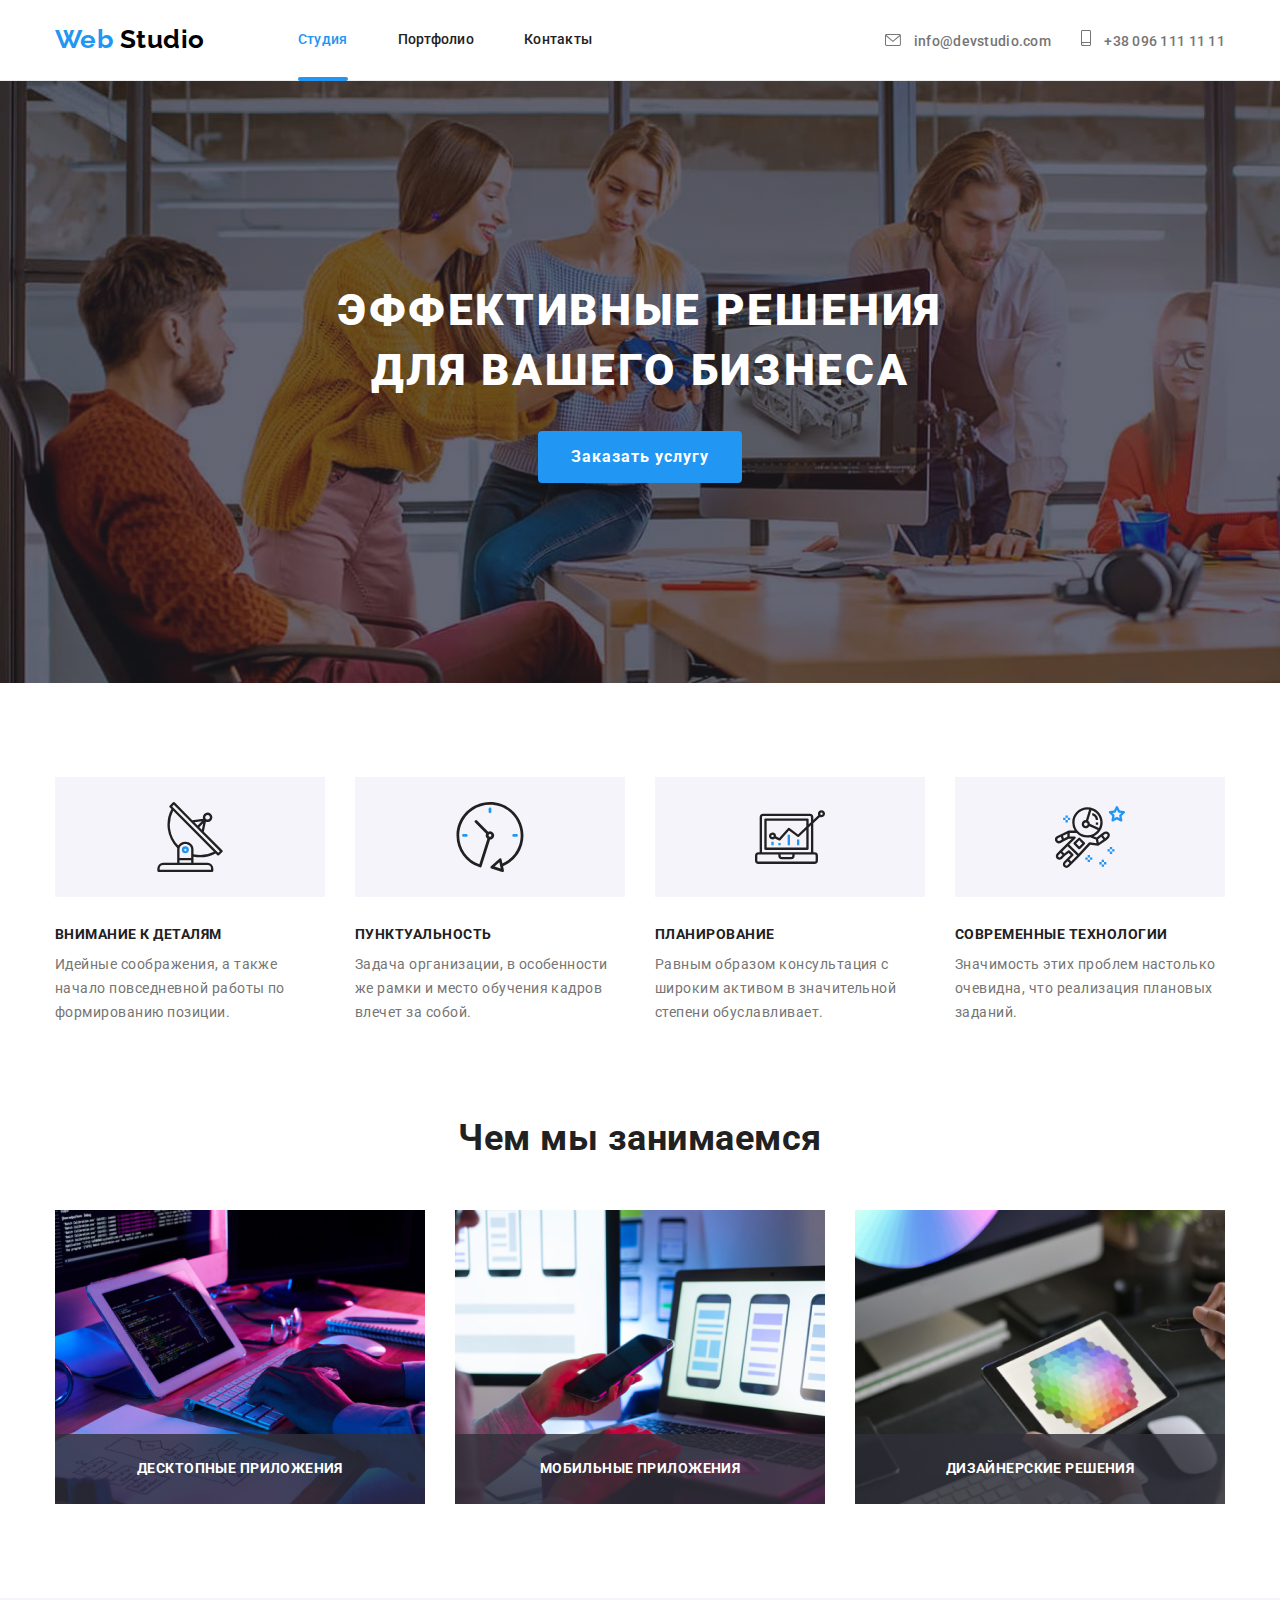
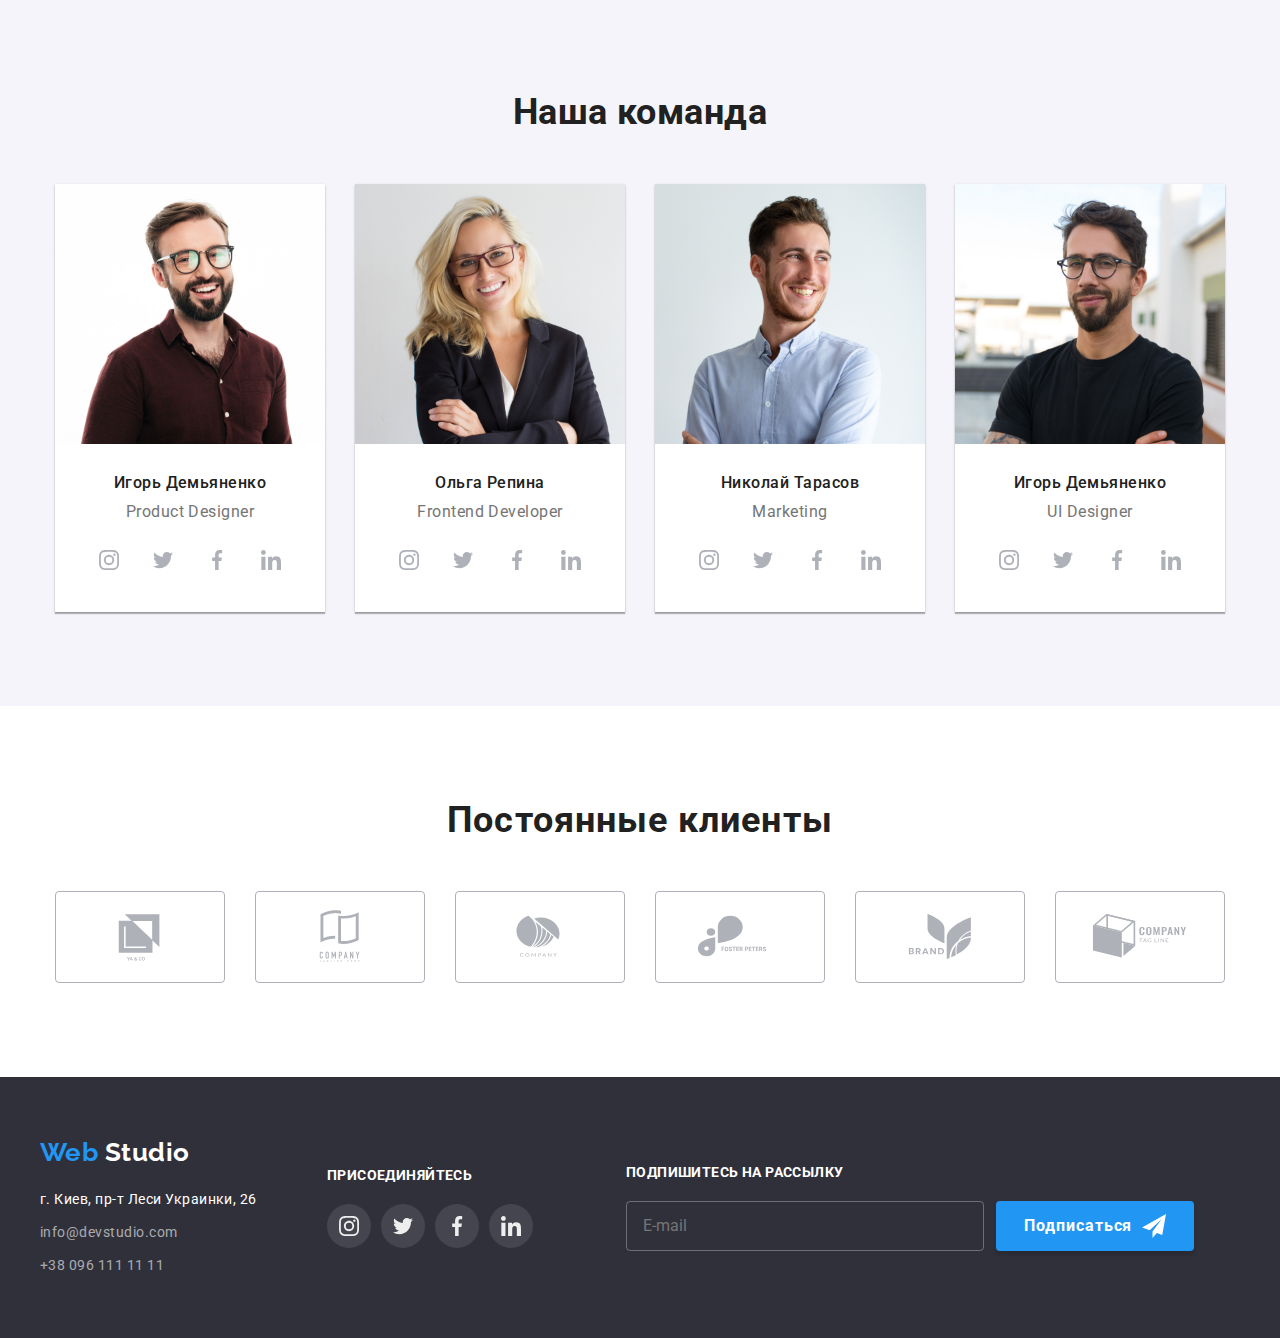
<file: index.html>
<!DOCTYPE html>
<html lang="ru">
  <head>
    <meta charset="UTF-8" />
    <meta http-equiv="X-UA-Compatible" content="IE=edge" />
    <meta name="viewport" content="width=device-width, initial-scale=1.0" />
    <title>WebStudio</title>
    <link
      href="https://fonts.googleapis.com/css2?family=Raleway:wght@700&family=Roboto:wght@400;500;700;900&display=swap"
      rel="stylesheet"
    />
    <link
      rel="stylesheet"
      href="https://cdnjs.cloudflare.com/ajax/libs/modern-normalize/1.1.0/modern-normalize.min.css"
    />
    <!-- <link rel="stylesheet" href="./css/styles.css" /> -->
    <link rel="stylesheet" href="./css/main.min.css"/>
  </head>
  <body>
    <!--  Шапка страницы -->
    <header class="header">
      <div class="container main-nav">
        <a href="./index.html" class="logo link">
          Web <span class="accent link">Studio</span></a
        >

        <!-- Навигация -->
        <nav>
          <ul class="site-nav">
            <li class="item">
              <a href="./index.html" class="link current">Студия</a>
            </li>
            <li class="item">
              <a href="./portfolio.html" class="link">Портфолио</a>
            </li>
            <li class="item"><a href="" class="link item">Контакты</a></li>
          </ul>
        </nav>

        <!-- Контактные данные -->
        <ul class="auth-nav">
          <li class="item">
            <a href="mailto:info@devstudio.com" class="auth-nav-link link">
              <svg class="auth-icon" width="16px" height="12px">
                <use href="./images/symbol-img.svg#icon-envelope"></use>
              </svg>
              info@devstudio.com
            </a>
          </li>
          <li class="item">
            <a href="tel:+380961111111" class="auth-nav-link link">
              <svg class="auth-icon" width="10" height="16">
                <use href="./images/symbol-img.svg#icon-smartphone"></use>
              </svg>
              +38 096 111 11 11
            </a>
          </li>
        </ul>
      </div>
    </header>

    <main>
      <!-- Заголовок -->
      <section class="hero">
        <div class="container">
          <h1 class="hero-title">Эффективные решения для вашего бизнеса</h1>
        </div>
        <!-- Кнопка заказа услуги -->
        <div class="btn-hero containet">
          <button type="button" class="hero-button" data-modal-open>
            Заказать услугу
          </button>
        </div>
      </section>

      <!-- Наши преимущества (заголовок секции был скрыт при оформлении в css) -->
      <section class="section-benefits">
        <div class="container">
          <h2 class="section-title visually-hidden">Наши преимущества</h2>
          <ul class="benefits-conteiner">
            <li class="benefits-item">
              <div class="sectio-icon-benefits">
                <svg class="benefits-icon" width="70" height="70">
                  <use href="./images/symbol-img.svg#icon-antenna-1"></use>
                </svg>
              </div>
              <h3 class="benefits-title">Внимание к деталям</h3>
              <p class="text">
                Идейные соображения, а также начало повседневной работы по
                формированию позиции.
              </p>
            </li>
            <li class="benefits-item">
              <div class="sectio-icon-benefits">
                <svg class="benefits-icon" width="70" height="70">
                  <use href="./images/symbol-img.svg#icon-clock-1"></use>
                </svg>
              </div>
              <h3 class="benefits-title">Пунктуальность</h3>
              <p class="text">
                Задача организации, в особенности же рамки и место обучения
                кадров влечет за собой.
              </p>
            </li>
            <li class="benefits-item">
              <div class="sectio-icon-benefits">
                <svg class="benefits-icon" width="70" height="70">
                  <use href="./images/symbol-img.svg#icon-diagram-1"></use>
                </svg>
              </div>
              <h3 class="benefits-title">Планирование</h3>
              <p class="text">
                Равным образом консультация с широким активом в значительной
                степени обуславливает.
              </p>
            </li>
            <li class="benefits-item">
              <div class="sectio-icon-benefits">
                <svg class="benefits-icon" width="70" height="70">
                  <use href="./images/symbol-img.svg#icon-astronaut-1"></use>
                </svg>
              </div>
              <h3 class="benefits-title">Современные технологии</h3>
              <p class="text">
                Значимость этих проблем настолько очевидна, что реализация
                плановых заданий.
              </p>
            </li>
          </ul>
        </div>
      </section>

      <!-- Чем мы занимаемся -->
      <section class="section-making">
        <div class="container">
          <h2 class="making-title">Чем мы занимаемся</h2>
          <ul class="container-making">
            <li class="making-item">
              <div class="making-top-wrap">
                <a class="making-link link" href="">
                  <img
                    src="images/img.jpg"
                    alt="Фото процесса вёрстки"
                    width="370"
                  />
                </a>
                <p class="making-text">Десктопные приложения</p>
              </div>
            </li>
            <li class="making-item">
              <div class="making-top-wrap">
                <a class="making-link link" href="">
                  <img
                    src="images/boxone.jpg"
                    alt="Фото процесса выбора дизайна"
                    width="370"
                  />
                </a>
                <p class="making-text">Мобильные приложения</p>
              </div>
            </li>
            <li class="making-item">
              <div class="making-top-wrap">
                <a class="making-link link" href="">
                  <img
                    src="images/boxtwo.jpg"
                    alt="Фото процесса выбора цветовой гаммы"
                    width="370"
                  />
                </a>
                <p class="making-text">Дизайнерские решения</p>
              </div>
            </li>
          </ul>
        </div>
      </section>

      <!-- Наша команда -->
      <section class="section-team">
        <div class="container">
          <h2 class="team-title">Наша команда</h2>
          <ul class="conteiner-team">
            <li class="team-link">
              <img src="images/imgone.jpg" alt="Игорь Демьяненко" width="270" />
              <div class="team-item">
                <h3 class="personal-title">Игорь Демьяненко</h3>
                <p class="personal-text">Product Designer</p>
                <ul class="personal-soc list">
                  <li class="personal-soc-item">
                    <a href="" class="personal-soc-link link">
                      <svg class="icon-soc" width="20" height="20">
                        <use
                          href="./images/symbol-img.svg#icon-instagram-2"
                        ></use>
                      </svg>
                    </a>
                  </li>
                  <li class="personal-soc-item">
                    <a href="" class="personal-soc-link link">
                      <svg class="icon-soc" width="20" height="20">
                        <use
                          href="./images/symbol-img.svg#icon-twitter-1"
                        ></use>
                      </svg>
                    </a>
                  </li>
                  <li class="personal-soc-item">
                    <a href="" class="personal-soc-link link">
                      <svg class="icon-soc" width="20" height="20">
                        <use
                          href="./images/symbol-img.svg#icon-facebook-1"
                        ></use>
                      </svg>
                    </a>
                  </li>
                  <li class="personal-soc-item">
                    <a href="" class="personal-soc-link link">
                      <svg class="icon-soc" width="20" height="20">
                        <use
                          href="./images/symbol-img.svg#icon-linkedin-1"
                        ></use>
                      </svg>
                    </a>
                  </li>
                </ul>
              </div>
            </li>
            <li class="team-link">
              <img src="images/imgtwo.jpg" alt="Ольга Репина" width="270" />
              <div class="team-item">
                <h3 class="personal-title">Ольга Репина</h3>
                <p class="personal-text">Frontend Developer</p>
                <ul class="personal-soc list">
                  <li class="personal-soc-item">
                    <a href="" class="personal-soc-link link">
                      <svg class="icon-soc" width="20" height="20">
                        <use
                          href="./images/symbol-img.svg#icon-instagram-2"
                        ></use>
                      </svg>
                    </a>
                  </li>
                  <li class="personal-soc-item">
                    <a href="" class="personal-soc-link link">
                      <svg class="icon-soc" width="20" height="20">
                        <use
                          href="./images/symbol-img.svg#icon-twitter-1"
                        ></use>
                      </svg>
                    </a>
                  </li>
                  <li class="personal-soc-item">
                    <a href="" class="personal-soc-link link">
                      <svg class="icon-soc" width="20" height="20">
                        <use
                          href="./images/symbol-img.svg#icon-facebook-1"
                        ></use>
                      </svg>
                    </a>
                  </li>
                  <li class="personal-soc-item">
                    <a href="" class="personal-soc-link link">
                      <svg class="icon-soc" width="20" height="20">
                        <use
                          href="./images/symbol-img.svg#icon-linkedin-1"
                        ></use>
                      </svg>
                    </a>
                  </li>
                </ul>
              </div>
            </li>
            <li class="team-link">
              <img
                src="images/imgthree.jpg"
                alt="Николай Тарасов"
                width="270"
              />
              <div class="team-item">
                <h3 class="personal-title">Николай Тарасов</h3>
                <p class="personal-text">Marketing</p>
                <ul class="personal-soc list">
                  <li class="personal-soc-item">
                    <a href="" class="personal-soc-link link">
                      <svg class="icon-soc" width="20" height="20">
                        <use
                          href="./images/symbol-img.svg#icon-instagram-2"
                        ></use>
                      </svg>
                    </a>
                  </li>
                  <li class="personal-soc-item">
                    <a href="" class="personal-soc-link link">
                      <svg class="icon-soc" width="20" height="20">
                        <use
                          href="./images/symbol-img.svg#icon-twitter-1"
                        ></use>
                      </svg>
                    </a>
                  </li>
                  <li class="personal-soc-item">
                    <a href="" class="personal-soc-link link">
                      <svg class="icon-soc" width="20" height="20">
                        <use
                          href="./images/symbol-img.svg#icon-facebook-1"
                        ></use>
                      </svg>
                    </a>
                  </li>
                  <li class="personal-soc-item">
                    <a href="" class="personal-soc-link link">
                      <svg class="icon-soc" width="20" height="20">
                        <use
                          href="./images/symbol-img.svg#icon-linkedin-1"
                        ></use>
                      </svg>
                    </a>
                  </li>
                </ul>
              </div>
            </li>
            <li class="team-link">
              <img src="images/imgfour.jpg" alt="Михаил Ермаков" width="270" />
              <div class="team-item">
                <h3 class="personal-title">Игорь Демьяненко</h3>
                <p class="personal-text">UI Designer</p>
                <ul class="personal-soc list">
                  <li class="personal-soc-item">
                    <a href="" class="personal-soc-link link">
                      <svg class="icon-soc" width="20" height="20">
                        <use
                          href="./images/symbol-img.svg#icon-instagram-2"
                        ></use>
                      </svg>
                    </a>
                  </li>
                  <li class="personal-soc-item">
                    <a href="" class="personal-soc-link link">
                      <svg class="icon-soc" width="20" height="20">
                        <use
                          href="./images/symbol-img.svg#icon-twitter-1"
                        ></use>
                      </svg>
                    </a>
                  </li>
                  <li class="personal-soc-item">
                    <a href="" class="personal-soc-link link">
                      <svg class="icon-soc" width="20" height="20">
                        <use
                          href="./images/symbol-img.svg#icon-facebook-1"
                        ></use>
                      </svg>
                    </a>
                  </li>
                  <li class="personal-soc-item">
                    <a href="" class="personal-soc-link link">
                      <svg class="icon-soc" width="20" height="20">
                        <use
                          href="./images/symbol-img.svg#icon-linkedin-1"
                        ></use>
                      </svg>
                    </a>
                  </li>
                </ul>
              </div>
            </li>
          </ul>
        </div>
      </section>

      <!-- Постоянные клиенты -->
      <section class="section-customer">
        <div class="container">
          <h2 class="customer-title">Постоянные клиенты</h2>
          <ul class="container-customer">
            <li>
              <a href="" class="customer-link link">
                <svg class="icon-customer" width="106" height="60">
                  <use href="./images/symbol-img.svg#icon-Logo"></use>
                </svg>
              </a>
            </li>
            <li>
              <a href="" class="customer-link link">
                <svg class="icon-customer" width="106" height="60">
                  <use href="./images/symbol-img.svg#icon-Logo-2"></use>
                </svg>
              </a>
            </li>
            <li>
              <a href="" class="customer-link link">
                <svg class="icon-customer" width="106" height="60">
                  <use href="./images/symbol-img.svg#icon-Logo-3"></use>
                </svg>
              </a>
            </li>
            <li>
              <a href="" class="customer-link link">
                <svg class="icon-customer" width="106" height="60">
                  <use href="./images/symbol-img.svg#icon-Logo-4"></use>
                </svg>
              </a>
            </li>
            <li>
              <a href="" class="customer-link link">
                <svg class="icon-customer" width="106" height="60">
                  <use href="./images/symbol-img.svg#icon-Logo-5"></use>
                </svg>
              </a>
            </li>
            <li>
              <a href="" class="customer-link link">
                <svg class="icon-customer" width="106" height="60">
                  <use href="./images/symbol-img.svg#icon-Logo-6"></use>
                </svg>
              </a>
            </li>
          </ul>
        </div>
      </section>
    </main>

    <!-- Page footer -->
    <footer class="footer">
      <div class="footer__container container ">
        <div >
          <a href="./index.html" class="footer__logo link">
            Web <span class="accent link">Studio</span></a
          >
          <address class="navigation">
            <a
              href="https://goo.gl/maps/A9gjcNeJawxpGRib9"
              class="navigation__address link"
              >г. Киев, пр-т Леси Украинки, 26</a
            >
            <ul >
              <li class="navigation__item">
                <a href="mailto:info@devstudio.com" class="navigation__link link"
                  >info@devstudio.com</a
                >
              </li>
              <li class="navigation__item">
                <a href="tel:+380961111111" class="navigation__link link"
                  >+38 096 111 11 11</a
                >
              </li>
            </ul>
          </address>
        </div>
        <div class="soc__conteinet">
          <h2 class="soc__title">Присоединяйтесь</h2>
          <ul class="soc__wrap list">
            <li class="soc__item">
              <a href="" class="soc__link link">
                <svg class="icon-soc-footer" width="20" height="20">
                  <use href="./images/symbol-img.svg#icon-instagram-2"></use>
                </svg>
              </a>
            </li>
            <li class="soc__item">
              <a href="" class="soc__link link">
                <svg class="icon-soc-footer" width="20" height="20">
                  <use href="./images/symbol-img.svg#icon-twitter-1"></use>
                </svg>
              </a>
            </li>
            <li class="soc__item">
              <a href="" class="soc__link link">
                <svg class="icon-soc-footer" width="20" height="20">
                  <use href="./images/symbol-img.svg#icon-facebook-1"></use>
                </svg>
              </a>
            </li>
            <li class="soc__item">
              <a href="" class="soc__link link">
                <svg class="icon-soc-footer" width="20" height="20">
                  <use href="./images/symbol-img.svg#icon-linkedin-1"></use>
                </svg>
              </a>
            </li>
          </ul>
        </div>

        <div class="footer-subs">
          <form class="footer-subs-form">
            <h2 class="soc__title">Подпишитесь на рассылку</h2>
            <label for="email" class="footer-form-label"> 
              <input
                type="email"
                class="footer-form-input"
                name="email"
                placeholder="E-mail"
              />
            
            <button type="submit" class="button-subs-footer">
              Подписаться
              <span>
                <svg class="icon-subs-footer" width="24" height="24">
                  <use href="./images/symbol-img.svg#icon-icon-send"></use>
                </svg>
              </span>
            </button>
            </label>
            
          </form>
        </div>
      </div>
    </footer>

    <div class="backdrop is-hidden" data-modal>
      
      <div class="modal">
        <button type="button" class="modal-close" data-modal-close>
          <svg class="icon-soc-footer" width="11" height="11">
            <use href="./images/symbol-img.svg#icon-Vector"></use>
          </svg>
        </button>
        <p class="modal-title">Оставьте свои данные, мы вам перезвоним</p>
        <form class="form">
          <div class="modal-form">
            <label for="user-name" class="modal-form-label">Имя</label>
            <div class="input-wrap">
              <input
                id="user-name"
                type="text"
                class="modal-form-input"
                name="user-name"
                placeholder=" "
                required
              />
              <svg class="icon-modal" width="18" height="18">
                <use
                  href="./images/symbol-img.svg#icon-person-black-18dp-1"
                ></use>
              </svg>
            </div>
          </div>

          <div class="modal-form">
            <label for="user-tel" class="modal-form-label">Телефон</label>
            <div class="input-wrap">
              <input
                id="user-tel"
                type="tel"
                class="modal-form-input"
                name="user-tel"
                placeholder=" "
                required
              />
              <svg class="icon-modal" width="18" height="18">
                <use
                  href="./images/symbol-img.svg#icon-phone-black-18dp-1"
                ></use>
              </svg>
            </div>
          </div>

          <div class="modal-form">
            <label for="user-email" class="modal-form-label">Почта </label>
            <div class="input-wrap">
              <input
                id="user-email"
                type="email"
                class="modal-form-input"
                name="user-email"
                placeholder=" "
                required
              />
              <svg class="icon-modal" width="18" height="18">
                <use
                  href="./images/symbol-img.svg#icon-email-black-18dp-1"
                ></use>
              </svg>
            </div>
          </div>

          <div class="modal-form">
            <label for="user-comment" class="modal-form-label">Комментарий</label>
            <textarea
              id="user-comment"
              name="user-comment"
              placeholder="Введите текст"
              class="modal-comment"
            ></textarea>
          </div>

          <div class="input-accord">
            <input
              id="modal-accord"
              type="checkbox"
              class="input-checkbox-accord"
              name="user-accord"
              value="true"
            />
            <label for="modal-accord" class="checkbox-accord">
              Соглашаюсь с рассылкой и принимаю<a
                class="accent-color-accord"
                href=""
                >Условия договора</a>
            </label>
          </div>
          <div class="container-modal-btn">
            <button type="submit" class="modal-go-button">Отправить</button>
          </div>

        </form>
      </div>
    </div>
    <script src="./js/modal.js"></script>
  </body>
</html>
</file>
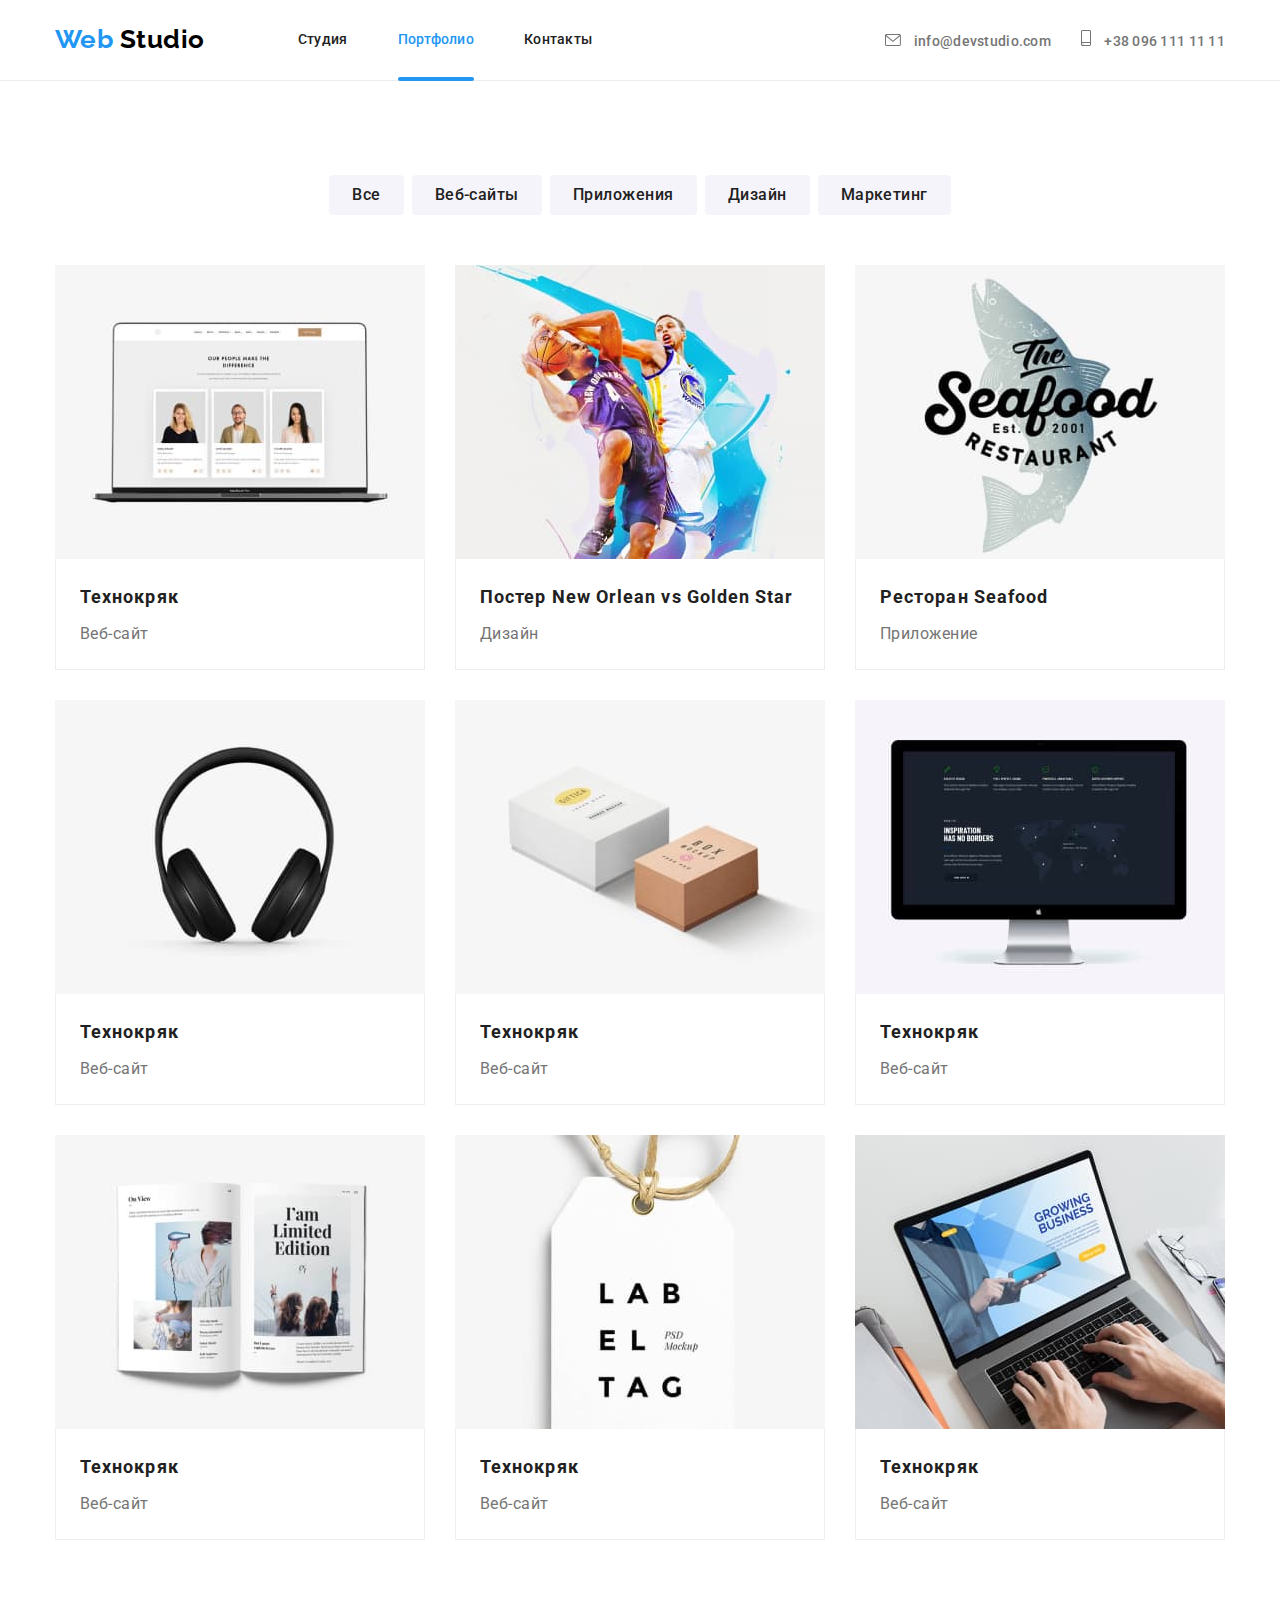
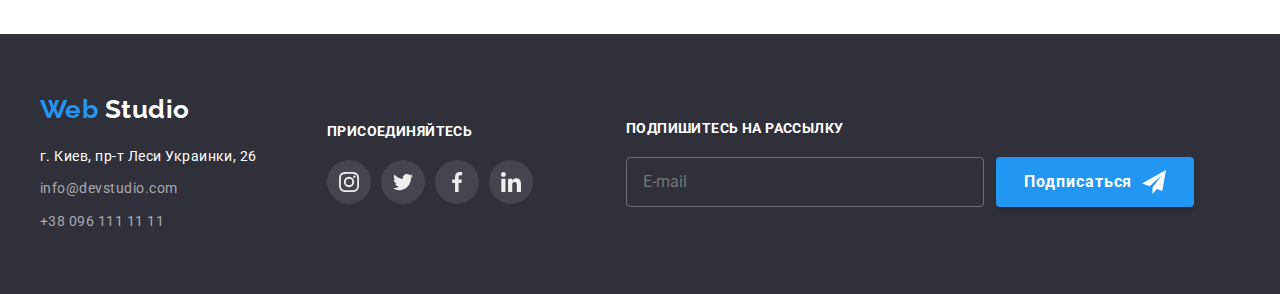
<file: portfolio.html>
<!DOCTYPE html>
<html lang="ru">
  <head>
    <meta charset="UTF-8" />
    <meta http-equiv="X-UA-Compatible" content="IE=edge" />
    <meta name="viewport" content="width=device-width, initial-scale=1.0" />
    <title>WebStudio</title>
    <link
      href="https://fonts.googleapis.com/css2?family=Raleway:wght@700&family=Roboto:wght@400;500;700;900&display=swap"
      rel="stylesheet"
    />
    <link
      rel="stylesheet"
      href="https://cdnjs.cloudflare.com/ajax/libs/modern-normalize/1.1.0/modern-normalize.min.css"
    />
    <!-- <link rel="stylesheet" href="./css/styles.css" /> -->
    <link rel="stylesheet" href="./css/main.min.css"/>
  </head>
  <body>
    <!--  Шапка страницы -->
    <header class="header">
      <div class="container main-nav">
        <a href="./index.html" class="logo link">
          Web <span class="accent link">Studio</span></a
        >

        <!-- Навигация -->
        <nav>
          <ul class="site-nav">
            <li class="item"><a href="./index.html" class="link">Студия</a></li>
            <li class="item">
              <a href="./portfolio.html" class="link current">Портфолио</a>
            </li>
            <li class="item"><a href="" class="link item">Контакты</a></li>
          </ul>
        </nav>

        <!-- Контактные данные -->
        <ul class="auth-nav">
          <li class="item">
            <a href="mailto:info@devstudio.com" class="auth-nav-link link">
              <svg class="auth-icon" width="16px" height="12px">
                <use href="./images/symbol-img.svg#icon-envelope"></use>
              </svg>
              info@devstudio.com
            </a>
          </li>
          <li class="item">
            <a href="tel:+380961111111" class="auth-nav-link link">
              <svg class="auth-icon" width="10" height="16">
                <use href="./images/symbol-img.svg#icon-smartphone"></use>
              </svg>
              +38 096 111 11 11
            </a>
          </li>
        </ul>
      </div>
    </header>

    <!-- Фильтр и контент -->
    <main class="main__portfolio">
      <section>
        <div class="container">
          <ul class="filter">
            <li class="filter__item">
              <button type="button" class="filter__button">Все</button>
            </li>
            <li class="filter__item">
              <button type="button" class="filter__button">Веб-сайты</button>
            </li>
            <li class="filter__item">
              <button type="button" class="filter__button">Приложения</button>
            </li>
            <li class="filter__item">
              <button type="button" class="filter__button">Дизайн</button>
            </li>
            <li class="filter__item">
              <button type="button" class="filter__button">Маркетинг</button>
            </li>
          </ul>
        </div>

        <!-- Content-->
        <h1 class="content-hero visually-hidden">Content</h1>
        <div class="container">
          <ul class="card">
            <li class="card__info">
              <a class="card__link link" href="">
                <div class="card__item">
                  <img
                    src="./images/img-portfolio2.jpg"
                    alt="Открытый ноутбух"
                    width="370"
                    height="294"
                  />
                  <p class="card__text">
                    Ресурс предлагает комплексные предложения с разным уровнем
                    функционала и сервисов. Все это позволит посетителю получить
                    исчерпывающие сведения о компании или частном лице.
                  </p>
                </div>

                <div class="header__conteiner">
                  <h2 class="header__title">Технокряк</h2>
                  <p class="header__text">Веб-сайт</p>
                </div>
              </a>
            </li>
            <li class="card__info">
              <a class="card__link link" href="">
                <div class="card__item">
                  <img
                    src="./images/img-portfolio3.jpg"
                    alt="Баскетболисты"
                    width="370"
                    height="294"
                  />
                  <p class="card__text">
                    РРесурс предлагает комплексные предложения с разным уровнем
                    функционала и сервисов. Все это позволит посетителю получить
                    исчерпывающие сведения о компании или частном лице.
                  </p>
                </div>

                <div class="header__conteiner">
                  <h2 class="header__title">
                    Постер New Orlean vs Golden Star
                  </h2>
                  <p class="header__text">Дизайн</p>
                </div>
              </a>
            </li>
            <li class="card__info">
              <a class="card__link link" href="">
                <div class="card__item">
                  <img
                    src="./images/img-portfolio4.jpg"
                    alt="Лого ресторана"
                    width="370"
                    height="294"
                  />
                  <p class="card__text">
                    Ресурс предлагает комплексные предложения с разным уровнем
                    функционала и сервисов. Все это позволит посетителю получить
                    исчерпывающие сведения о компании или частном лице.
                  </p>
                </div>

                <div class="header__conteiner">
                  <h2 class="header__title">Ресторан Seafood</h2>
                  <p class="header__text">Приложение</p>
                </div>
              </a>
            </li>
            <li class="card__info">
              <a class="card__link link" href="">
                <div class="card__item">
                  <img
                    src="./images/img-portfolio5.jpg"
                    alt="Открытый ноутбух"
                    width="370"
                    height="294"
                  />
                  <p class="card__text">
                    Ресурс предлагает комплексные предложения с разным уровнем
                    функционала и сервисов. Все это позволит посетителю получить
                    исчерпывающие сведения о компании или частном лице.
                  </p>
                </div>

                <div class="header__conteiner">
                  <h2 class="header__title">Технокряк</h2>
                  <p class="header__text">Веб-сайт</p>
                </div>
              </a>
            </li>
            <li class="card__info">
              <a class="card__link link" href="">
                <div class="card__item">
                  <img
                    src="./images/img-portfolio6.jpg"
                    alt="Открытый ноутбух"
                    width="370"
                    height="294"
                  />
                  <p class="card__text">
                    Ресурс предлагает комплексные предложения с разным уровнем
                    функционала и сервисов. Все это позволит посетителю получить
                    исчерпывающие сведения о компании или частном лице.
                  </p>
                </div>

                <div class="header__conteiner">
                  <h2 class="header__title">Технокряк</h2>
                  <p class="header__text">Веб-сайт</p>
                </div>
              </a>
            </li>
            <li class="card__info">
              <a class="card__link link" href="">
                <div class="card__item">
                  <img
                    src="./images/img-portfolio7.jpg"
                    alt="Открытый ноутбух"
                    width="370"
                    height="294"
                  />
                  <p class="card__text">
                    Ресурс предлагает комплексные предложения с разным уровнем
                    функционала и сервисов. Все это позволит посетителю получить
                    исчерпывающие сведения о компании или частном лице.
                  </p>
                </div>

                <div class="header__conteiner">
                  <h2 class="header__title">Технокряк</h2>
                  <p class="header__text">Веб-сайт</p>
                </div>
              </a>
            </li>
            <li class="card__info">
              <a class="card__link link" href="">
                <div class="card__item">
                  <img
                    src="./images/img-portfolio8.jpg"
                    alt="Открытый ноутбух"
                    width="370"
                    height="294"
                  />
                  <p class="card__text">
                    Ресурс предлагает комплексные предложения с разным уровнем
                    функционала и сервисов. Все это позволит посетителю получить
                    исчерпывающие сведения о компании или частном лице.
                  </p>
                </div>

                <div class="header__conteiner">
                  <h2 class="header__title">Технокряк</h2>
                  <p class="header__text">Веб-сайт</p>
                </div>
              </a>
            </li>
            <li class="card__info">
              <a class="card__link link" href="">
                <div class="card__item">
                  <img
                    src="./images/img-portfolio9.jpg"
                    alt="Открытый ноутбух"
                    width="370"
                    height="294"
                  />
                  <p class="card__text">
                    Ресурс предлагает комплексные предложения с разным уровнем
                    функционала и сервисов. Все это позволит посетителю получить
                    исчерпывающие сведения о компании или частном лице.
                  </p>
                </div>

                <div class="header__conteiner">
                  <h2 class="header__title">Технокряк</h2>
                  <p class="header__text">Веб-сайт</p>
                </div>
              </a>
            </li>
            <li class="card__info">
              <a class="card__link link" href="">
                <div class="card__item">
                  <img
                    src="./images/img-portfolio10.jpg"
                    alt="Открытый ноутбух"
                    width="370"
                    height="294"
                  />
                  <p class="card__text">
                    Ресурс предлагает комплексные предложения с разным уровнем
                    функционала и сервисов. Все это позволит посетителю получить
                    исчерпывающие сведения о компании или частном лице.
                  </p>
                </div>

                <div class="header__conteiner">
                  <h2 class="header__title">Технокряк</h2>
                  <p class="header__text">Веб-сайт</p>
                </div>
              </a>
            </li>
          </ul>
        </div>
      </section>
    </main>

     <!-- Page footer -->
    <footer class="footer">
      <div class="footer__container container ">
        <div >
          <a href="./index.html" class="footer__logo link">
            Web <span class="accent link">Studio</span></a
          >
          <address class="navigation">
            <a
              href="https://goo.gl/maps/A9gjcNeJawxpGRib9"
              class="navigation__address link"
              >г. Киев, пр-т Леси Украинки, 26</a
            >
            <ul >
              <li class="navigation__item">
                <a href="mailto:info@devstudio.com" class="navigation__link link"
                  >info@devstudio.com</a
                >
              </li>
              <li class="navigation__item">
                <a href="tel:+380961111111" class="navigation__link link"
                  >+38 096 111 11 11</a
                >
              </li>
            </ul>
          </address>
        </div>
        <div class="soc__conteinet">
          <h2 class="soc__title">Присоединяйтесь</h2>
          <ul class="soc__wrap list">
            <li class="soc__item">
              <a href="" class="soc__link link">
                <svg class="icon-soc-footer" width="20" height="20">
                  <use href="./images/symbol-img.svg#icon-instagram-2"></use>
                </svg>
              </a>
            </li>
            <li class="soc__item">
              <a href="" class="soc__link link">
                <svg class="icon-soc-footer" width="20" height="20">
                  <use href="./images/symbol-img.svg#icon-twitter-1"></use>
                </svg>
              </a>
            </li>
            <li class="soc__item">
              <a href="" class="soc__link link">
                <svg class="icon-soc-footer" width="20" height="20">
                  <use href="./images/symbol-img.svg#icon-facebook-1"></use>
                </svg>
              </a>
            </li>
            <li class="soc__item">
              <a href="" class="soc__link link">
                <svg class="icon-soc-footer" width="20" height="20">
                  <use href="./images/symbol-img.svg#icon-linkedin-1"></use>
                </svg>
              </a>
            </li>
          </ul>
        </div>

        <div class="footer-subs">
          <form class="footer-subs-form">
            <h2 class="soc__title">Подпишитесь на рассылку</h2>
            <label for="email" class="footer-form-label"> 
              <input
                type="email"
                class="footer-form-input"
                name="email"
                placeholder="E-mail"
              />
            
            <button type="submit" class="button-subs-footer">
              Подписаться
              <span>
                <svg class="icon-subs-footer" width="24" height="24">
                  <use href="./images/symbol-img.svg#icon-icon-send"></use>
                </svg>
              </span>
            </button>
            </label>
            
          </form>
        </div>
      </div>
    </footer>
  </body>
</html>
</file>
<file: css/main.min.css>
:root{--accent-color: #2196f3;--primery-text-color: #757575;--titel-text-color: #212121;--white-color: #ffffff;--main-background-color: #e5e5e5;--secondary-background-color: #f5f4fa;--footer-text-color: rgba(255, 255, 255, 0.6);--background-color-hero-footer: #2f303a;--lodo-color: #000000}.visually-hidden{position:absolute;white-space:nowrap;width:1px;height:1px;overflow:hidden;border:0;padding:0;clip:rect(0 0 0 0);-webkit-clip-path:inset(50%);clip-path:inset(50%);margin:-1px}body{color:var(--titel-text-color);font-family:Roboto,sans-serif;letter-spacing:.03em}.container{margin:0 auto;width:1200px;padding-left:15px;padding-right:15px}h1,h2,h3,h4,h5,h6,p{margin:0}ul{margin:0;padding-left:0}ul{list-style:none}.link{text-decoration:none;margin:0;padding:0}img{display:block}.header{border-bottom:1px solid #ececec}.main-nav{display:-webkit-box;display:-ms-flexbox;display:flex;-webkit-box-align:center;-ms-flex-align:center;align-items:center}.site-nav,.auth-nav{font-weight:500;font-size:14px;line-height:1.14;letter-spacing:.02em}.site-nav{display:-webkit-box;display:-ms-flexbox;display:flex;margin-left:93px}.site-nav .item:not(:last-child){margin-right:50px}.site-nav .item{display:block}.site-nav .link{display:block;position:relative;padding-top:32px;padding-bottom:32px;-webkit-transition:color 250ms cubic-bezier(0.4, 0, 0.2, 1);transition:color 250ms cubic-bezier(0.4, 0, 0.2, 1)}.site-nav .link{color:var(--titel-text-color)}.site-nav .link:hover,.site-nav .link:focus{color:var(--accent-color)}.site-nav .link.current{color:var(--accent-color)}.site-nav .link.current::after{content:"";position:absolute;display:block;width:100%;height:4px;background:#2196f3;border-radius:2px;bottom:-1px}.auth-nav{display:-webkit-box;display:-ms-flexbox;display:flex;margin-left:auto;-webkit-box-align:baseline;-ms-flex-align:baseline;align-items:baseline}.auth-nav .item+.item{margin-left:30px}.auth-icon{margin-right:10px;fill:var(--primery-text-color);background-color:#fff;-webkit-transition:fill 250ms cubic-bezier(0.4, 0, 0.2, 1);transition:fill 250ms cubic-bezier(0.4, 0, 0.2, 1)}.auth-nav-link{-webkit-transition:color 250ms cubic-bezier(0.4, 0, 0.2, 1);transition:color 250ms cubic-bezier(0.4, 0, 0.2, 1)}.auth-nav-link{color:var(--primery-text-color)}.auth-nav-link:hover,.auth-nav-link:focus{color:var(--accent-color)}.auth-nav-link:hover .auth-icon,.auth-nav-link:focus .auth-icon{fill:var(--accent-color)}.logo{font-family:Raleway,sans-serif;font-weight:700;font-size:26px;line-height:1.19;-webkit-transition:color 250ms cubic-bezier(0.4, 0, 0.2, 1);transition:color 250ms cubic-bezier(0.4, 0, 0.2, 1)}.logo{color:var(--accent-color);padding-top:24px;padding-bottom:25px}.logo .accent{color:var(--lodo-color);-webkit-transition:color 250ms cubic-bezier(0.4, 0, 0.2, 1);transition:color 250ms cubic-bezier(0.4, 0, 0.2, 1)}.logo .accent:hover,.logo .accent:focus{color:var(--accent-color)}.logo:hover,.logo:focus{color:var(--logo-color)}.hero{background-color:var(--background-color-hero-footer);background-image:-webkit-gradient(linear, left top, left bottom, from(rgba(47, 48, 58, 0.4)), to(rgba(47, 48, 58, 0.4))),url(../images/Img-hero.jpg);background-image:linear-gradient(rgba(47, 48, 58, 0.4), rgba(47, 48, 58, 0.4)),url(../images/Img-hero.jpg);max-width:1600px;background-size:cover;text-align:center;margin:0 auto;padding-top:200px;padding-bottom:200px;background-repeat:no-repeat}.hero-title{color:var(--white-color);font-weight:900;font-size:44px;line-height:1.36;letter-spacing:.06em;text-transform:uppercase;margin-bottom:30px;max-width:696px;display:inline-block}.hero-button{color:var(--white-color);background-color:var(--accent-color);font-weight:700;font-size:16px;line-height:1.88;-webkit-box-align:center;-ms-flex-align:center;align-items:center;letter-spacing:.06em;cursor:pointer;border-radius:4px;padding:10px 32px;display:inline-block;min-width:200px;border:1px solid rgba(0,0,0,0);-webkit-transition:color 250ms cubic-bezier(0.4, 0, 0.2, 1);transition:color 250ms cubic-bezier(0.4, 0, 0.2, 1)}.container-making{display:-webkit-box;display:-ms-flexbox;display:flex;-webkit-box-pack:justify;-ms-flex-pack:justify;justify-content:space-between}.section-making{padding:94px 0px;padding-top:0}.text{color:var(--primery-text-color);font-size:14px;line-height:1.71}.making-top-wrap{position:relative}.making-text{position:absolute;bottom:0;top:88%;left:50%;width:370px;height:70px;-webkit-transform:translate(-50%, -50%);transform:translate(-50%, -50%);padding-top:27px;text-align:center;font-weight:700;font-size:14px;line-height:1.14;letter-spacing:.03em;text-transform:uppercase;color:#fff;background-color:rgba(47,48,58,.8)}.making-title{font-weight:700;font-size:36px;line-height:1.16;text-align:center;margin-bottom:50px}.benefits-title{font-weight:700;font-size:14px;line-height:1.14;text-transform:uppercase}.benefits-conteiner{display:-webkit-box;display:-ms-flexbox;display:flex;-ms-flex-preferred-size:calc(25% - 30px);flex-basis:calc(25% - 30px)}.section-benefits .benefits-item+.benefits-item{margin-left:30px}.section-benefits,.section-team{padding:94px 0px}.benefits-title{margin-bottom:10px}.sectio-icon-benefits{display:-webkit-box;display:-ms-flexbox;display:flex;-webkit-box-align:center;-ms-flex-align:center;align-items:center;-webkit-box-pack:center;-ms-flex-pack:center;justify-content:center;width:270px;height:120px;background-color:#f5f4fa;margin-bottom:30px}.conteiner-team{display:-webkit-box;display:-ms-flexbox;display:flex}.team-title{font-weight:700;font-size:36px;line-height:1.16;text-align:center;margin-bottom:50px}.conteiner-team .team-link+.team-link{margin-left:30px}.team-link{-webkit-box-shadow:0px 1px 3px rgba(0,0,0,.12),0px 1px 1px rgba(0,0,0,.14),0px 2px 1px rgba(0,0,0,.2);box-shadow:0px 1px 3px rgba(0,0,0,.12),0px 1px 1px rgba(0,0,0,.14),0px 2px 1px rgba(0,0,0,.2)}.section-team{background-color:var(--secondary-background-color)}.section-team .team-link{background-color:#fff}.personal-title,.personal-text{font-weight:500;font-size:16px;line-height:1.18;text-align:center}.personal-text{color:var(--primery-text-color);font-weight:400;margin-top:10px;margin-bottom:16px}.team-item{padding-top:30px;padding-bottom:30px}.personal-soc{display:-webkit-box;display:-ms-flexbox;display:flex;-webkit-box-pack:center;-ms-flex-pack:center;justify-content:center;background-size:100%;gap:10px}.personal-soc-link{width:44px;height:44px;border-radius:50%;display:-webkit-box;display:-ms-flexbox;display:flex;-webkit-box-pack:center;-ms-flex-pack:center;justify-content:center;-webkit-box-align:center;-ms-flex-align:center;align-items:center;-webkit-transition:background-color 250ms cubic-bezier(0.4, 0, 0.2, 1);transition:background-color 250ms cubic-bezier(0.4, 0, 0.2, 1)}.icon-soc{fill:#afb1b8;-webkit-transition:fill 250ms cubic-bezier(0.4, 0, 0.2, 1);transition:fill 250ms cubic-bezier(0.4, 0, 0.2, 1)}.personal-soc-link:hover,.personal-soc-link:focus{background-color:var(--accent-color)}.personal-soc-link:hover .icon-soc,.personal-soc-link:focus .icon-soc{fill:var(--white-color)}.section-customer{display:-webkit-box;display:-ms-flexbox;display:flex;padding-top:94px;padding-bottom:94px}.container-customer{display:-webkit-box;display:-ms-flexbox;display:flex;gap:30px}.customer-title{font-weight:700;font-size:36px;line-height:1.16;text-align:center;letter-spacing:.03em;color:var(--titel-text-color);margin-bottom:50px}.customer-link{width:170px;height:92px;display:-webkit-box;display:-ms-flexbox;display:flex;-webkit-box-pack:center;-ms-flex-pack:center;justify-content:center;-webkit-box-align:center;-ms-flex-align:center;align-items:center;border:1px solid #afb1b8;border-radius:4px;fill:#afb1b8;-webkit-transition:border-color 250ms cubic-bezier(0.4, 0, 0.2, 1);transition:border-color 250ms cubic-bezier(0.4, 0, 0.2, 1)}.icon-customer{-webkit-transition:fill 250ms cubic-bezier(0.4, 0, 0.2, 1);transition:fill 250ms cubic-bezier(0.4, 0, 0.2, 1)}.customer-link:hover,.customer-link:focus{border-color:#2196f3}.customer-link:hover .icon-customer,.customer-link:focus .icon-customer{fill:#2196f3}.footer{background-color:var(--background-color-hero-footer)}.footer__container{padding:60px 0 60px;display:-webkit-box;display:-ms-flexbox;display:flex;-webkit-box-align:center;-ms-flex-align:center;align-items:center}.footer__logo{color:var(--accent-color);font-family:Raleway,sans-serif;margin-bottom:20px;-webkit-transition:color 250ms cubic-bezier(0.4, 0, 0.2, 1);transition:color 250ms cubic-bezier(0.4, 0, 0.2, 1);font-weight:700;font-size:26px;line-height:1.19}.footer__logo:hover,.footer__logo:focus{color:var(--white-color)}.footer__logo .accent{-webkit-transition:color 250ms cubic-bezier(0.4, 0, 0.2, 1);transition:color 250ms cubic-bezier(0.4, 0, 0.2, 1);color:var(--white-color)}.footer__logo .accent:hover,.footer__logo .accent:focus{color:var(--accent-color)}.navigation__address{color:#fff;font-weight:400;font-size:14px;line-height:1.71;font-style:normal;margin-top:20px;margin-bottom:9px;display:inline-block}.navigation__link{color:var(--footer-text-color);font-size:14px;line-height:1.71;font-style:normal;display:inline-block;-webkit-transition:color 250ms cubic-bezier(0.4, 0, 0.2, 1);transition:color 250ms cubic-bezier(0.4, 0, 0.2, 1)}.navigation__link:hover,.navigation__link:focus{color:var(--accent-color)}.navigation__item:not(:last-child){margin-bottom:9px}.soc__title{font-weight:700;font-size:14px;line-height:1.14;letter-spacing:.03em;text-transform:uppercase;color:#fff;margin-bottom:20px}.soc__wrap{display:-webkit-box;display:-ms-flexbox;display:flex;gap:10px}.soc__link{display:-webkit-box;display:-ms-flexbox;display:flex;width:44px;height:44px;border-radius:50%;-webkit-box-pack:center;-ms-flex-pack:center;justify-content:center;-webkit-box-align:center;-ms-flex-align:center;align-items:center;fill:#eee;background:rgba(255,255,255,.1);-webkit-transition:background-color 250ms cubic-bezier(0.4, 0, 0.2, 1);transition:background-color 250ms cubic-bezier(0.4, 0, 0.2, 1)}.soc__link:hover,.soc__link:focus{background-color:#2196f3}.soc__conteinet{max-width:206px;margin-left:70px}.footer-subs{display:-webkit-box;display:-ms-flexbox;display:flex;width:570px;min-height:86px;margin-left:93px;-webkit-box-align:center;-ms-flex-align:center;align-items:center}.footer-form-label{display:-webkit-box;display:-ms-flexbox;display:flex}.footer-form-input{padding-left:16px;background-color:rgba(0,0,0,0);border:1px solid rgba(255,255,255,.3);border-radius:4px;margin-right:12px;width:358px;height:50px;color:var(--white-color)}.button-subs-footer{background-color:var(--accent-color);padding:10px 28px;font-weight:700;font-size:16px;line-height:1.88px;cursor:pointer;display:-webkit-box;display:-ms-flexbox;display:flex;-webkit-box-align:center;-ms-flex-align:center;align-items:center;text-align:center;letter-spacing:.06em;color:#fff;-webkit-box-shadow:0px 4px 4px rgba(0,0,0,.15);box-shadow:0px 4px 4px rgba(0,0,0,.15);border-radius:4px;border:#2196f3}.icon-subs-footer{margin-left:10px}.backdrop{position:fixed;top:0;width:100%;height:100%;background-color:rgba(0,0,0,.2);-webkit-transition:opacity 250ms cubic-bezier(0.4, 0, 0.2, 1),visibility 250ms;transition:opacity 250ms cubic-bezier(0.4, 0, 0.2, 1),visibility 250ms;background-color:rgba(0,0,0,.2)}.modal{position:absolute;width:528px;height:581px;top:50%;left:50%;-webkit-transform:translate(-50%, -50%) scale(1);transform:translate(-50%, -50%) scale(1);background-color:#fff;border-radius:4px;-webkit-box-shadow:0px 1px 3px rgba(0,0,0,.12),0px 1px 1px rgba(0,0,0,.14),0px 2px 1px rgba(0,0,0,.2);box-shadow:0px 1px 3px rgba(0,0,0,.12),0px 1px 1px rgba(0,0,0,.14),0px 2px 1px rgba(0,0,0,.2);-webkit-transition:-webkit-transform 250ms cubic-bezier(0.4, 0, 0.2, 1);transition:-webkit-transform 250ms cubic-bezier(0.4, 0, 0.2, 1);transition:transform 250ms cubic-bezier(0.4, 0, 0.2, 1);transition:transform 250ms cubic-bezier(0.4, 0, 0.2, 1), -webkit-transform 250ms cubic-bezier(0.4, 0, 0.2, 1);padding:40px}.backdrop.is-hidden .modal{-webkit-transform:translate(-50%, 50%) scale(0);transform:translate(-50%, 50%) scale(0)}.modal-close{position:absolute;right:8px;top:8px;width:30px;height:30px;border:1px solid rgba(0,0,0,.1);border-radius:50%;background-color:rgba(0,0,0,0)}.is-hidden{opacity:0;visibility:hidden;pointer-events:none}textarea{resize:none}.modal-close:hover{fill:#2196f3;-webkit-transition:border-color 250ms cubic-bezier(0.4, 0, 0.2, 1);transition:border-color 250ms cubic-bezier(0.4, 0, 0.2, 1);cursor:pointer}.modal-title{font-weight:700;font-size:20px;line-height:1.15;text-align:center;letter-spacing:.03em;margin-bottom:12px;display:block}.modal-form{font-weight:400;font-size:12px;line-height:1.1;letter-spacing:.01em;color:#757575;display:block;margin-bottom:10px}.modal-form-input{display:block;width:100%;height:40px;border:1px solid rgba(33,33,33,.2);border-radius:4px;padding-left:42px;font-weight:400;font-size:12px;line-height:1.6px;color:#757575;letter-spacing:.01em;-webkit-transition:border-color 250ms cubic-bezier(0.4, 0, 0.2, 1);transition:border-color 250ms cubic-bezier(0.4, 0, 0.2, 1);cursor:pointer}.modal-form-input:focus{outline:rgba(0,0,0,0);border-color:var(--accent-color)}.modal-comment:focus{outline:rgba(0,0,0,0);border-color:var(--accent-color)}.input-wrap{position:relative;-webkit-transition:border-color 250ms cubic-bezier(0.4, 0, 0.2, 1);transition:border-color 250ms cubic-bezier(0.4, 0, 0.2, 1)}.icon-modal{position:absolute;top:50%;left:12px;-webkit-transform:translateY(-50%);transform:translateY(-50%)}.modal-form-input:focus+.icon-modal{fill:var(--accent-color)}textarea::-webkit-input-placeholder{display:block;font-weight:400;font-size:12px;line-height:1.6px;letter-spacing:.01em;color:rgba(117,117,117,.5);padding-top:6px}textarea::-moz-placeholder{display:block;font-weight:400;font-size:12px;line-height:1.6px;letter-spacing:.01em;color:rgba(117,117,117,.5);padding-top:6px}textarea:-ms-input-placeholder{display:block;font-weight:400;font-size:12px;line-height:1.6px;letter-spacing:.01em;color:rgba(117,117,117,.5);padding-top:6px}textarea::-ms-input-placeholder{display:block;font-weight:400;font-size:12px;line-height:1.6px;letter-spacing:.01em;color:rgba(117,117,117,.5);padding-top:6px}textarea::placeholder{display:block;font-weight:400;font-size:12px;line-height:1.6px;letter-spacing:.01em;color:rgba(117,117,117,.5);padding-top:6px}.modal-comment{width:100%;height:120px;border:1px solid rgba(33,33,33,.2);border-radius:4px;padding:12px 16px}.label-chekbox{display:-webkit-box;display:-ms-flexbox;display:flex;-webkit-box-align:center;-ms-flex-align:center;align-items:center;-webkit-box-pack:center;-ms-flex-pack:center;justify-content:center;font-weight:400;font-size:14px;line-height:1.71px;letter-spacing:.03em;color:#757575;margin-top:20px;margin-bottom:30px}.accent-color-accord{color:#2196f3;margin-left:1.8px}.checkbox-accord{font-weight:400;font-size:14px;line-height:1.71px;letter-spacing:.03em;color:#757575;display:-webkit-box;display:-ms-flexbox;display:flex;-webkit-box-align:center;-ms-flex-align:center;align-items:center;-ms-flex-wrap:nowrap;flex-wrap:nowrap;-ms-flex-line-pack:center;align-content:center;-webkit-box-pack:center;-ms-flex-pack:center;justify-content:center;-webkit-transition:color 250ms cubic-bezier(0.4, 0, 0.2, 1);transition:color 250ms cubic-bezier(0.4, 0, 0.2, 1);margin-bottom:30px}.checkbox-accord::before{content:"";width:15px;height:15px;border:2px solid #212121;border-radius:3px;margin-right:7px}.input-checkbox-accord:checked+.checkbox-accord::before{background-color:#2196f3;border-color:var(--accent-color);background-image:url(../images/icon\ check.svg);background-repeat:no-repeat;background-size:contain;background-origin:border-box;-webkit-transition:color 250ms cubic-bezier(0.4, 0, 0.2, 1);transition:color 250ms cubic-bezier(0.4, 0, 0.2, 1)}.input-checkbox-accord{-webkit-appearance:none;-moz-appearance:none;appearance:none}.modal-go-button{color:var(--white-color);background-color:var(--accent-color);font-weight:700;font-size:16px;line-height:1.88;-webkit-box-align:center;-ms-flex-align:center;align-items:center;letter-spacing:.06em;cursor:pointer;border-radius:4px;padding:10px 55px;display:block;min-width:200px;border:1px solid rgba(0,0,0,0);-webkit-transition:color 250ms cubic-bezier(0.4, 0, 0.2, 1);transition:color 250ms cubic-bezier(0.4, 0, 0.2, 1);-webkit-box-shadow:0px 1px 3px rgba(0,0,0,.12),0px 1px 1px rgba(0,0,0,.14),0px 2px 1px rgba(0,0,0,.2);box-shadow:0px 1px 3px rgba(0,0,0,.12),0px 1px 1px rgba(0,0,0,.14),0px 2px 1px rgba(0,0,0,.2)}.container-modal-btn{display:-webkit-box;display:-ms-flexbox;display:flex;-webkit-box-align:center;-ms-flex-align:center;align-items:center;-ms-flex-wrap:nowrap;flex-wrap:nowrap;-ms-flex-line-pack:center;align-content:center;-webkit-box-pack:center;-ms-flex-pack:center;justify-content:center}.modal-form-label{display:block;margin-bottom:5px}.filter{display:-webkit-box;display:-ms-flexbox;display:flex;-webkit-box-pack:center;-ms-flex-pack:center;justify-content:center}.filter__item{margin-top:94px}.filter__item+.filter__item{margin-bottom:50px;margin-left:8px}.filter__button{font-family:"Roboto";font-weight:500;font-size:16px;line-height:1.62;letter-spacing:.03em;text-align:center;background-color:var(--secondary-background-color);color:var(--titel-text-color);-webkit-box-align:center;-ms-flex-align:center;align-items:center;cursor:pointer;display:inline-block;padding:6px 22px;border:1px solid rgba(0,0,0,0);border-radius:4px;-webkit-transition:color 250ms cubic-bezier(0.4, 0, 0.2, 1),background-color 250ms cubic-bezier(0.4, 0, 0.2, 1),-webkit-box-shadow 250ms cubic-bezier(0.4, 0, 0.2, 1);transition:color 250ms cubic-bezier(0.4, 0, 0.2, 1),background-color 250ms cubic-bezier(0.4, 0, 0.2, 1),-webkit-box-shadow 250ms cubic-bezier(0.4, 0, 0.2, 1);transition:color 250ms cubic-bezier(0.4, 0, 0.2, 1),background-color 250ms cubic-bezier(0.4, 0, 0.2, 1),box-shadow 250ms cubic-bezier(0.4, 0, 0.2, 1);transition:color 250ms cubic-bezier(0.4, 0, 0.2, 1),background-color 250ms cubic-bezier(0.4, 0, 0.2, 1),box-shadow 250ms cubic-bezier(0.4, 0, 0.2, 1),-webkit-box-shadow 250ms cubic-bezier(0.4, 0, 0.2, 1)}.filter__button:hover,.filter__button:focus{background-color:var(--accent-color);color:var(--white-color);-webkit-box-shadow:0px 3px 1px rgba(0,0,0,.1),0px 1px 2px rgba(0,0,0,.08),0px 2px 2px rgba(0,0,0,.12);box-shadow:0px 3px 1px rgba(0,0,0,.1),0px 1px 2px rgba(0,0,0,.08),0px 2px 2px rgba(0,0,0,.12)}.card{display:-webkit-box;display:-ms-flexbox;display:flex;-ms-flex-wrap:wrap;flex-wrap:wrap;margin-bottom:94px}.card__link{display:inline-block;-webkit-transition:-webkit-box-shadow 250ms cubic-bezier(0.4, 0, 0.2, 1);transition:-webkit-box-shadow 250ms cubic-bezier(0.4, 0, 0.2, 1);transition:box-shadow 250ms cubic-bezier(0.4, 0, 0.2, 1);transition:box-shadow 250ms cubic-bezier(0.4, 0, 0.2, 1), -webkit-box-shadow 250ms cubic-bezier(0.4, 0, 0.2, 1)}.card__link:hover,.card__link:focus{-webkit-box-shadow:0px 1px 1px rgba(0,0,0,.12),0px 4px 4px rgba(0,0,0,.06),1px 4px 6px rgba(0,0,0,.16);box-shadow:0px 1px 1px rgba(0,0,0,.12),0px 4px 4px rgba(0,0,0,.06),1px 4px 6px rgba(0,0,0,.16)}.card__info{margin-right:30px;margin-bottom:30px;-ms-flex-preferred-size:calc(33.3333333333% - 30px);flex-basis:calc(33.3333333333% - 30px)}.card__info:nth-child(3n){margin-right:0}.card__info:nth-last-child(-n+3){margin-bottom:0}.card__item{position:relative;overflow:hidden}.card__text{position:absolute;top:0;left:0;height:100%;-webkit-transform:translateY(100%);transform:translateY(100%);font-weight:400;font-size:18px;line-height:1.56;letter-spacing:.03em;padding:63px 24px;-webkit-transition:-webkit-transform 250ms cubic-bezier(0.4, 0, 0.2, 1);transition:-webkit-transform 250ms cubic-bezier(0.4, 0, 0.2, 1);transition:transform 250ms cubic-bezier(0.4, 0, 0.2, 1);transition:transform 250ms cubic-bezier(0.4, 0, 0.2, 1), -webkit-transform 250ms cubic-bezier(0.4, 0, 0.2, 1);background-color:rgba(33,150,243,.9);color:#fff}.card__info:hover .card__text,.card__info:focus .card__text{-webkit-transform:translateY(0);transform:translateY(0)}.header__conteiner{padding:20px 24px;background:#fff;border:1px solid #eee;border-top:0}.header__title{font-weight:700;font-size:18px;line-height:2;letter-spacing:.06em;color:var(--titel-text-color)}.header__text{font-size:16px;line-height:1.87;color:var(--primery-text-color);margin-top:4px}/*# sourceMappingURL=main.min.css.map */
</file>
